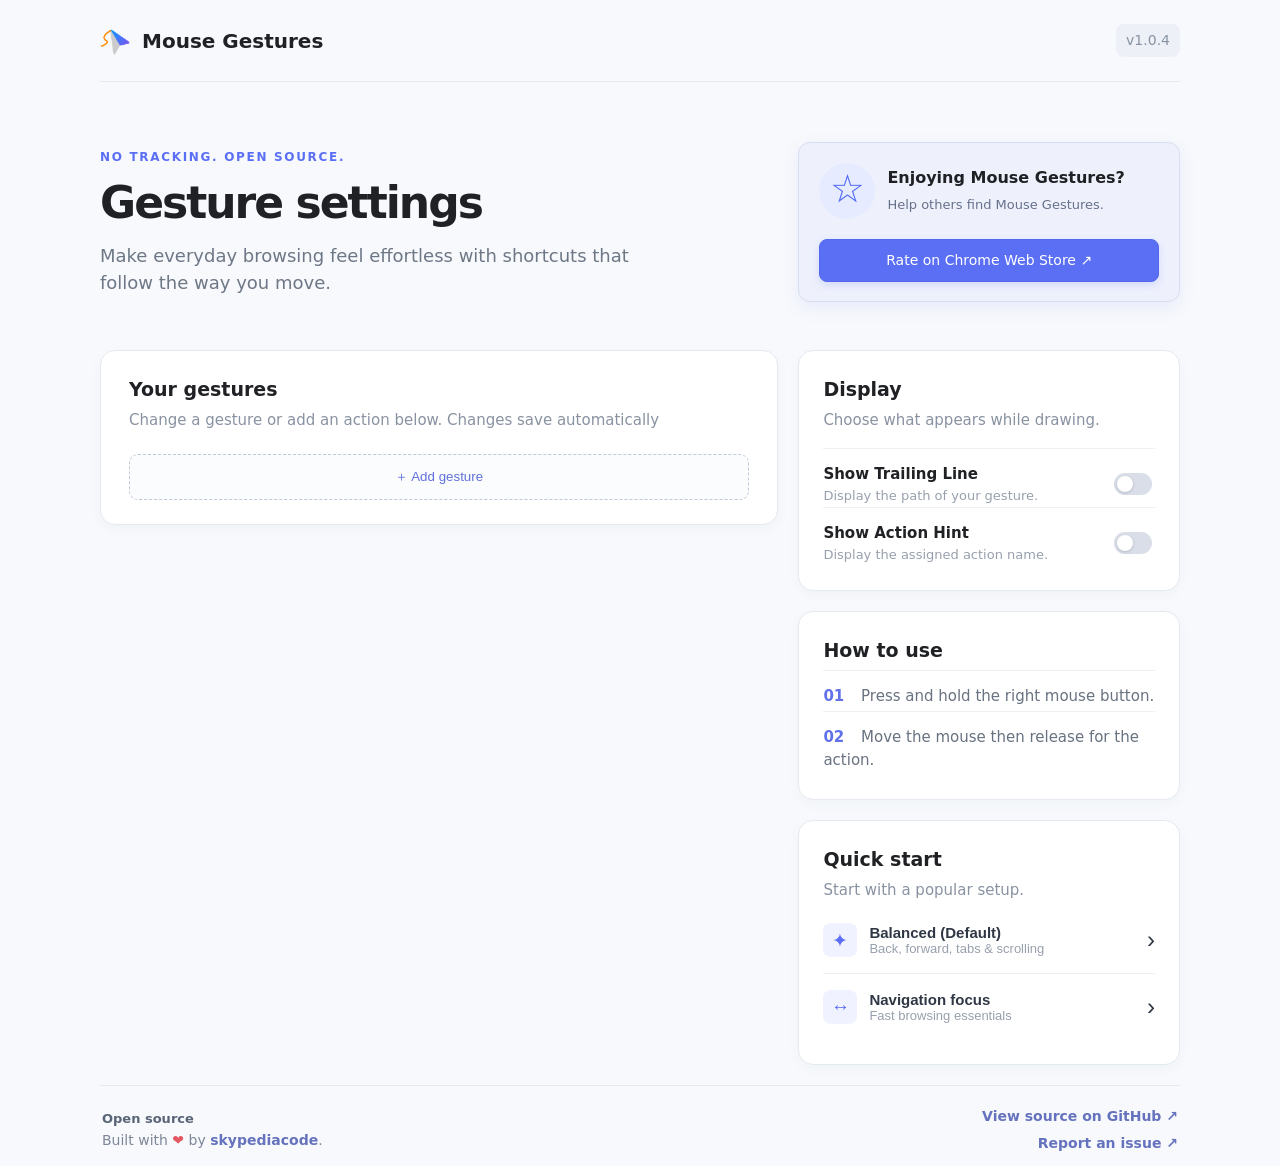
<file: options.html>
<!doctype html>
<html lang="en">
  <head>
    <meta charset="utf-8" />
    <meta name="viewport" content="width=device-width,initial-scale=1" />
    <title>Mouse Gestures — Settings</title>
    <link rel="stylesheet" href="options.css" />
  </head>
  <body>
    <main class="shell">
      <header>
        <div class="brand">
          <img src="icons/icon48.png" alt="" /><span>Mouse Gestures</span>
        </div>
        <span class="version">v1.0.4</span>
      </header>
      <section class="hero">
        <div class="hero-copy">
          <p class="eyebrow">NO TRACKING. OPEN SOURCE. </p>
          <h1>Gesture settings</h1>
          <p class="lede">
            Make everyday browsing feel effortless with shortcuts that follow
            the way you move.
          </p>
        </div>
        <section id="ratingCard" class="card rating-card" aria-labelledby="ratingTitle">
          <div class="rating-icon" aria-hidden="true"><span>☆</span></div>
          <div class="rating-copy">
            <h2 id="ratingTitle">Enjoying Mouse Gestures?</h2>
            <p>Help others find Mouse Gestures.</p>
          </div>
          <a id="rateLink" class="rate-link" target="_blank" rel="noopener noreferrer">Rate on Chrome Web Store <span aria-hidden="true">↗</span></a>
        </section>
      </section>
      <div class="layout">
        <section class="card gestures">
          <div class="heading">
            <div>
              <h2>Your gestures</h2>
              <p>
                Change a gesture or add an action below. Changes save
                automatically
              </p>
            </div>
            <b id="saved" role="status" aria-live="polite">Saved</b>
          </div>
          <div id="list"></div>
          <button id="add" class="add" type="button">＋ Add gesture</button>
        </section>
        <aside>
          <section class="card display">
            <h2>Display</h2>
            <p>Choose what appears while drawing.</p>
            <label class="setting"
              ><span
                ><strong>Show Trailing Line</strong
                ><small>Display the path of your gesture.</small></span
              ><input id="showTrail" type="checkbox" /></label
            ><label class="setting"
              ><span
                ><strong>Show Action Hint</strong
                ><small>Display the assigned action name.</small></span
              ><input id="showGestureName" type="checkbox"
            /></label>
          </section>
          <section class="card tips">
            <h2>How to use</h2>
            <p><b>01</b> Press and hold the right mouse button.</p>
            <p><b>02</b> Move the mouse then release for the action.</p>
          </section>
          <section class="card quick">
            <h2>Quick start</h2>
            <p>Start with a popular setup.</p>
            <button class="preset" data-preset="default" type="button">
              <i>✦</i
              ><span
                ><strong>Balanced (Default)</strong
                ><small>Back, forward, tabs &amp; scrolling</small></span
              >›</button
            ><button class="preset" data-preset="navigation" type="button">
              <i>↔</i
              ><span
                ><strong>Navigation focus</strong
                ><small>Fast browsing essentials</small></span
              >›</button
          </section>
        </aside>
      </div>
      <footer class="site-footer">
        <div class="footer-about">
          <div>
            <strong>Open source</strong>
            <p>Built with <span aria-hidden="true">❤️</span> by <a href="https://github.com/skypediacode" target="_blank" rel="noopener noreferrer">skypediacode</a>.</p>
          </div>
        </div>
        <nav class="footer-links" aria-label="Project links">
          <a href="https://github.com/skypediacode/mouse-gestures" target="_blank" rel="noopener noreferrer">View source on GitHub ↗</a>
          <a href="https://github.com/skypediacode/mouse-gestures/issues" target="_blank" rel="noopener noreferrer">Report an issue ↗</a>
        </nav>
      </footer>
    </main>
    <template id="row"
      ><div class="row">
        <div class="dirs">
          <button data-dir="U"><span>↑</span></button
          ><button data-dir="D"><span>↓</span></button
          ><button data-dir="L"><span>←</span></button
          ><button data-dir="R"><span>→</span></button>
        </div>
        <strong class="code"></strong><span class="arrow">→</span
        ><div class="action-select">
          <button class="action-trigger" type="button" aria-haspopup="listbox" aria-expanded="false">
            <span class="action-value"></span><span class="action-chevron" aria-hidden="true"></span>
          </button>
          <div class="action-menu" role="listbox" hidden></div>
        </div><button class="remove" aria-label="Remove gesture">×</button>
      </div></template
    >
    <script src="actions.js"></script>
    <script src="options.js"></script>
  </body>
</html>
</file>
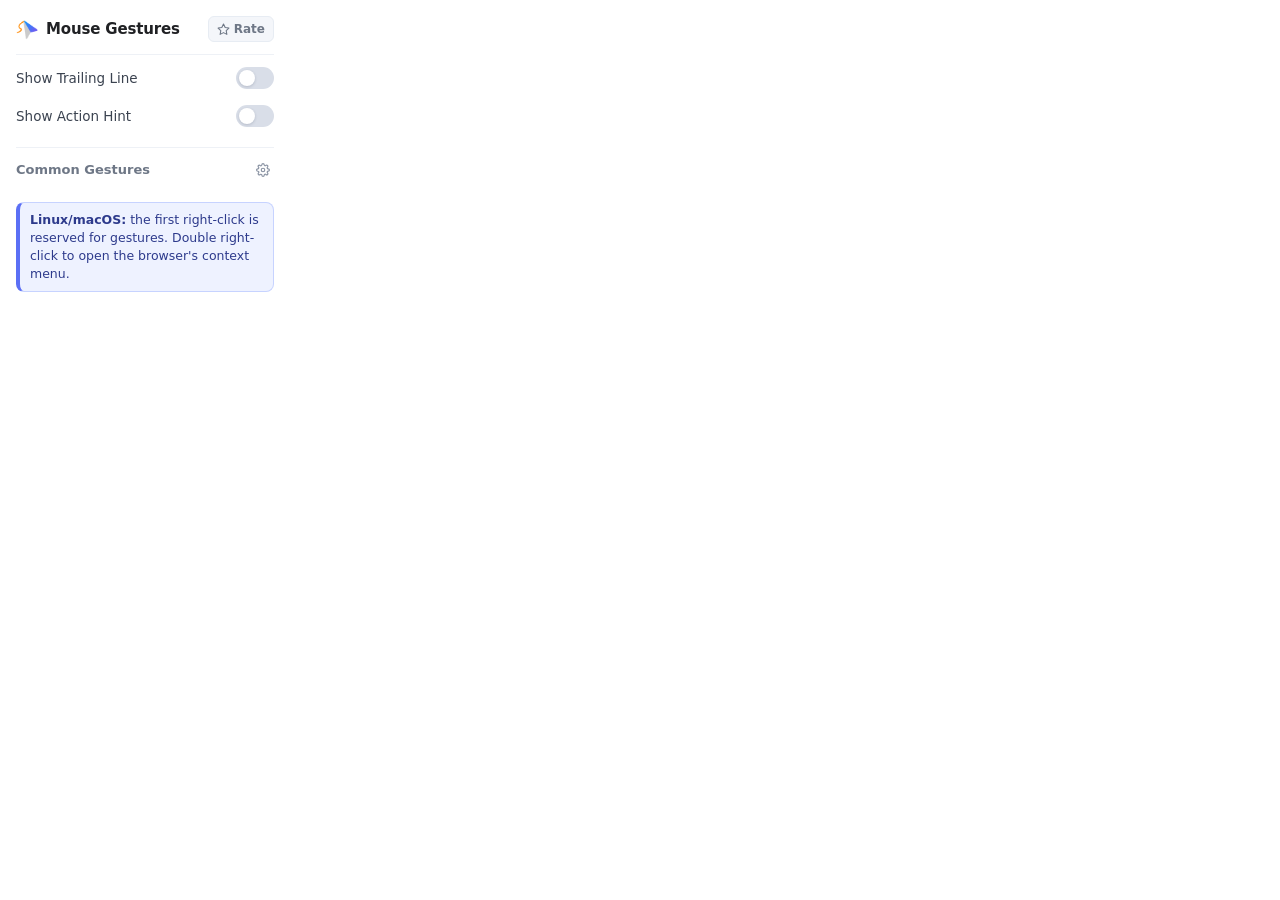
<file: popup.html>
<!doctype html>
<html lang="en">
  <head>
    <meta charset="utf-8" />
    <meta name="viewport" content="width=device-width, initial-scale=1" />
    <title>Mouse Gestures</title>
    <link rel="stylesheet" href="popup.css" />
  </head>
  <body>
    <div class="popup-container">
      <header class="popup-header">
        <div class="brand">
          <img src="icons/icon32.png" alt="" class="brand-icon" />
          <span class="brand-name">Mouse Gestures</span>
        </div>
        <a
          id="rateBtn"
          class="rate-btn"
          href="https://chromewebstore.google.com/detail/dgbdenjbggcneeckccphhadpldndjgbl/reviews"
          target="_blank"
          rel="noopener noreferrer"
          title="Rate on Chrome Web Store"
          aria-label="Rate on Chrome Web Store"
        >
          <svg width="13" height="13" viewBox="0 0 24 24" fill="none" stroke="currentColor" stroke-width="2" stroke-linecap="round" stroke-linejoin="round" aria-hidden="true">
            <polygon points="12 2 15.09 8.26 22 9.27 17 14.14 18.18 21.02 12 17.77 5.82 21.02 7 14.14 2 9.27 8.91 8.26 12 2"></polygon>
          </svg>
          <span>Rate</span>
        </a>
      </header>

      <section class="toggles-section">
        <label class="setting">
          <span class="setting-label">Show Trailing Line</span>
          <input id="showTrail" type="checkbox" />
        </label>
        <label class="setting">
          <span class="setting-label">Show Action Hint</span>
          <input id="showGestureName" type="checkbox" />
        </label>
      </section>

      <section class="gestures-section">
        <div class="section-heading">
          <span class="section-title">Common Gestures</span>
          <button id="customizeBtn" class="link-btn" type="button" title="Configure gestures in settings" aria-label="Configure gestures in settings">
            <svg width="14" height="14" viewBox="0 0 24 24" fill="none" stroke="currentColor" stroke-width="2" stroke-linecap="round" stroke-linejoin="round" aria-hidden="true">
              <circle cx="12" cy="12" r="3"></circle>
              <path d="M19.4 15a1.65 1.65 0 0 0 .33 1.82l.06.06a2 2 0 0 1 0 2.83 2 2 0 0 1-2.83 0l-.06-.06a1.65 1.65 0 0 0-1.82-.33 1.65 1.65 0 0 0-1 1.51V21a2 2 0 0 1-2 2 2 2 0 0 1-2-2v-.09A1.65 1.65 0 0 0 9 19.4a1.65 1.65 0 0 0-1.82.33l-.06.06a2 2 0 0 1-2.83 0 2 2 0 0 1 0-2.83l.06-.06a1.65 1.65 0 0 0 .33-1.82 1.65 1.65 0 0 0-1.51-1H3a2 2 0 0 1-2-2 2 2 0 0 1 2-2h.09A1.65 1.65 0 0 0 4.6 9a1.65 1.65 0 0 0-.33-1.82l-.06-.06a2 2 0 0 1 0-2.83 2 2 0 0 1 2.83 0l.06.06a1.65 1.65 0 0 0 1.82.33H9a1.65 1.65 0 0 0 1-1.51V3a2 2 0 0 1 2-2 2 2 0 0 1 2 2v.09a1.65 1.65 0 0 0 1 1.51 1.65 1.65 0 0 0 1.82-.33l.06-.06a2 2 0 0 1 2.83 0 2 2 0 0 1 0 2.83l-.06.06a1.65 1.65 0 0 0-.33 1.82V9a1.65 1.65 0 0 0 1.51 1H21a2 2 0 0 1 2 2 2 2 0 0 1-2 2h-.09a1.65 1.65 0 0 0-1.51 1z"></path>
            </svg>
          </button>
        </div>
        <div id="gestureGrid" class="gesture-grid"></div>
      </section>

      <p id="linuxHint" class="linux-hint" hidden>
        <strong>Linux/macOS:</strong> the first right-click is reserved for gestures. Double right-click to open the browser's context menu.
      </p>
    </div>
    <script src="actions.js"></script>
    <script src="popup.js"></script>
  </body>
</html>
</file>
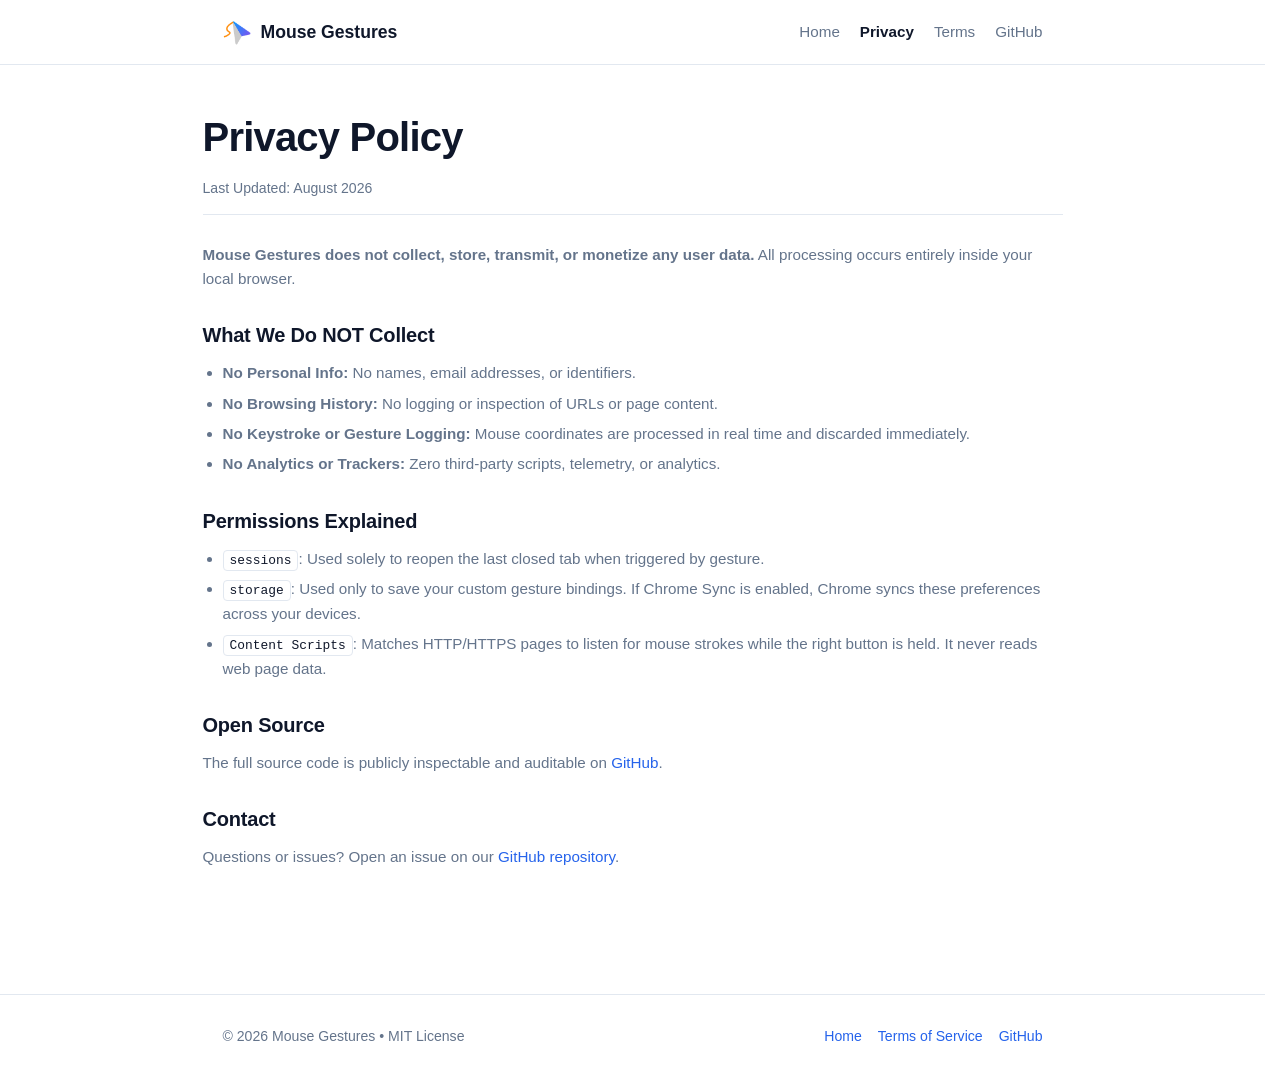
<file: docs/privacy.html>
<!DOCTYPE html>
<html lang="en">
<head>
  <meta charset="UTF-8">
  <meta name="viewport" content="width=device-width, initial-scale=1.0">
  <meta name="description" content="Privacy Policy for Mouse Gestures – No tracking and 100% local processing.">
  <link rel="icon" type="image/svg+xml" href="icons/icon.svg">
  <link rel="icon" type="image/png" sizes="48x48" href="icons/icon48.png">
  <link rel="icon" type="image/png" sizes="32x32" href="icons/icon32.png">
  <link rel="icon" type="image/png" sizes="16x16" href="icons/icon16.png">
  <link rel="apple-touch-icon" sizes="128x128" href="icons/icon128.png">
  <link rel="shortcut icon" href="favicon.ico">
  <link rel="stylesheet" href="style.css">
</head>
<body>

  <!-- Header -->
  <header>
    <div class="container nav">
      <a href="index.html" class="brand">
        <img src="icons/icon48.png" alt="Logo">
        <span>Mouse Gestures</span>
      </a>
      <div class="nav-links">
        <a href="index.html">Home</a>
        <a href="privacy.html" style="font-weight: 700; color: var(--text);">Privacy</a>
        <a href="terms.html">Terms</a>
        <a href="https://github.com/skypediacode/mouse-gestures" target="_blank" rel="noopener noreferrer">GitHub</a>
      </div>
    </div>
  </header>

  <main class="container doc-shell">
    <h1>Privacy Policy</h1>
    <div class="doc-meta">Last Updated: August 2026</div>

    <p><strong>Mouse Gestures does not collect, store, transmit, or monetize any user data.</strong> All processing occurs entirely inside your local browser.</p>

    <h2>What We Do NOT Collect</h2>
    <ul>
      <li><strong>No Personal Info:</strong> No names, email addresses, or identifiers.</li>
      <li><strong>No Browsing History:</strong> No logging or inspection of URLs or page content.</li>
      <li><strong>No Keystroke or Gesture Logging:</strong> Mouse coordinates are processed in real time and discarded immediately.</li>
      <li><strong>No Analytics or Trackers:</strong> Zero third-party scripts, telemetry, or analytics.</li>
    </ul>

    <h2>Permissions Explained</h2>
    <ul>
      <li><code>sessions</code>: Used solely to reopen the last closed tab when triggered by gesture.</li>
      <li><code>storage</code>: Used only to save your custom gesture bindings. If Chrome Sync is enabled, Chrome syncs these preferences across your devices.</li>
      <li><code>Content Scripts</code>: Matches HTTP/HTTPS pages to listen for mouse strokes while the right button is held. It never reads web page data.</li>
    </ul>

    <h2>Open Source</h2>
    <p>The full source code is publicly inspectable and auditable on <a href="https://github.com/skypediacode/mouse-gestures" target="_blank" rel="noopener noreferrer">GitHub</a>.</p>

    <h2>Contact</h2>
    <p>Questions or issues? Open an issue on our <a href="https://github.com/skypediacode/mouse-gestures/issues" target="_blank" rel="noopener noreferrer">GitHub repository</a>.</p>
  </main>

  <footer>
    <div class="container footer-content">
      <div>© 2026 Mouse Gestures • MIT License</div>
      <div class="footer-links">
        <a href="index.html">Home</a>
        <a href="terms.html">Terms of Service</a>
        <a href="https://github.com/skypediacode/mouse-gestures" target="_blank" rel="noopener noreferrer">GitHub</a>
      </div>
    </div>
  </footer>

</body>
</html>
</file>
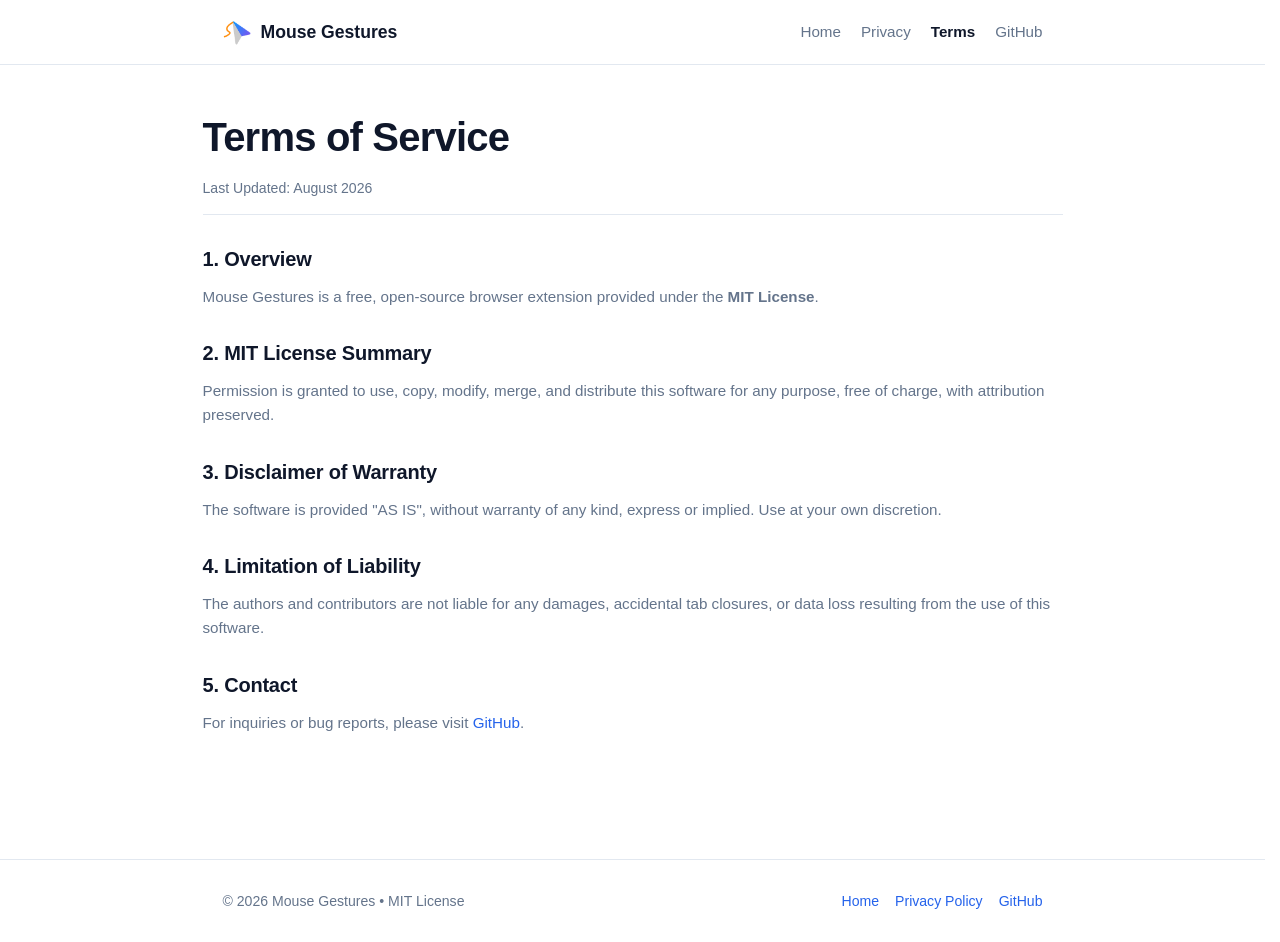
<file: docs/terms.html>
<!DOCTYPE html>
<html lang="en">
<head>
  <meta charset="UTF-8">
  <meta name="viewport" content="width=device-width, initial-scale=1.0">
  <meta name="description" content="Terms of Service for Mouse Gestures – MIT Licensed Open Source Extension.">
  <link rel="icon" type="image/svg+xml" href="icons/icon.svg">
  <link rel="icon" type="image/png" sizes="48x48" href="icons/icon48.png">
  <link rel="icon" type="image/png" sizes="32x32" href="icons/icon32.png">
  <link rel="icon" type="image/png" sizes="16x16" href="icons/icon16.png">
  <link rel="apple-touch-icon" sizes="128x128" href="icons/icon128.png">
  <link rel="shortcut icon" href="favicon.ico">
  <link rel="stylesheet" href="style.css">
</head>
<body>

  <!-- Header -->
  <header>
    <div class="container nav">
      <a href="index.html" class="brand">
        <img src="icons/icon48.png" alt="Logo">
        <span>Mouse Gestures</span>
      </a>
      <div class="nav-links">
        <a href="index.html">Home</a>
        <a href="privacy.html">Privacy</a>
        <a href="terms.html" style="font-weight: 700; color: var(--text);">Terms</a>
        <a href="https://github.com/skypediacode/mouse-gestures" target="_blank" rel="noopener noreferrer">GitHub</a>
      </div>
    </div>
  </header>

  <main class="container doc-shell">
    <h1>Terms of Service</h1>
    <div class="doc-meta">Last Updated: August 2026</div>

    <h2>1. Overview</h2>
    <p>Mouse Gestures is a free, open-source browser extension provided under the <strong>MIT License</strong>.</p>

    <h2>2. MIT License Summary</h2>
    <p>Permission is granted to use, copy, modify, merge, and distribute this software for any purpose, free of charge, with attribution preserved.</p>

    <h2>3. Disclaimer of Warranty</h2>
    <p>The software is provided "AS IS", without warranty of any kind, express or implied. Use at your own discretion.</p>

    <h2>4. Limitation of Liability</h2>
    <p>The authors and contributors are not liable for any damages, accidental tab closures, or data loss resulting from the use of this software.</p>

    <h2>5. Contact</h2>
    <p>For inquiries or bug reports, please visit <a href="https://github.com/skypediacode/mouse-gestures" target="_blank" rel="noopener noreferrer">GitHub</a>.</p>
  </main>

  <footer>
    <div class="container footer-content">
      <div>© 2026 Mouse Gestures • MIT License</div>
      <div class="footer-links">
        <a href="index.html">Home</a>
        <a href="privacy.html">Privacy Policy</a>
        <a href="https://github.com/skypediacode/mouse-gestures" target="_blank" rel="noopener noreferrer">GitHub</a>
      </div>
    </div>
  </footer>

</body>
</html>
</file>
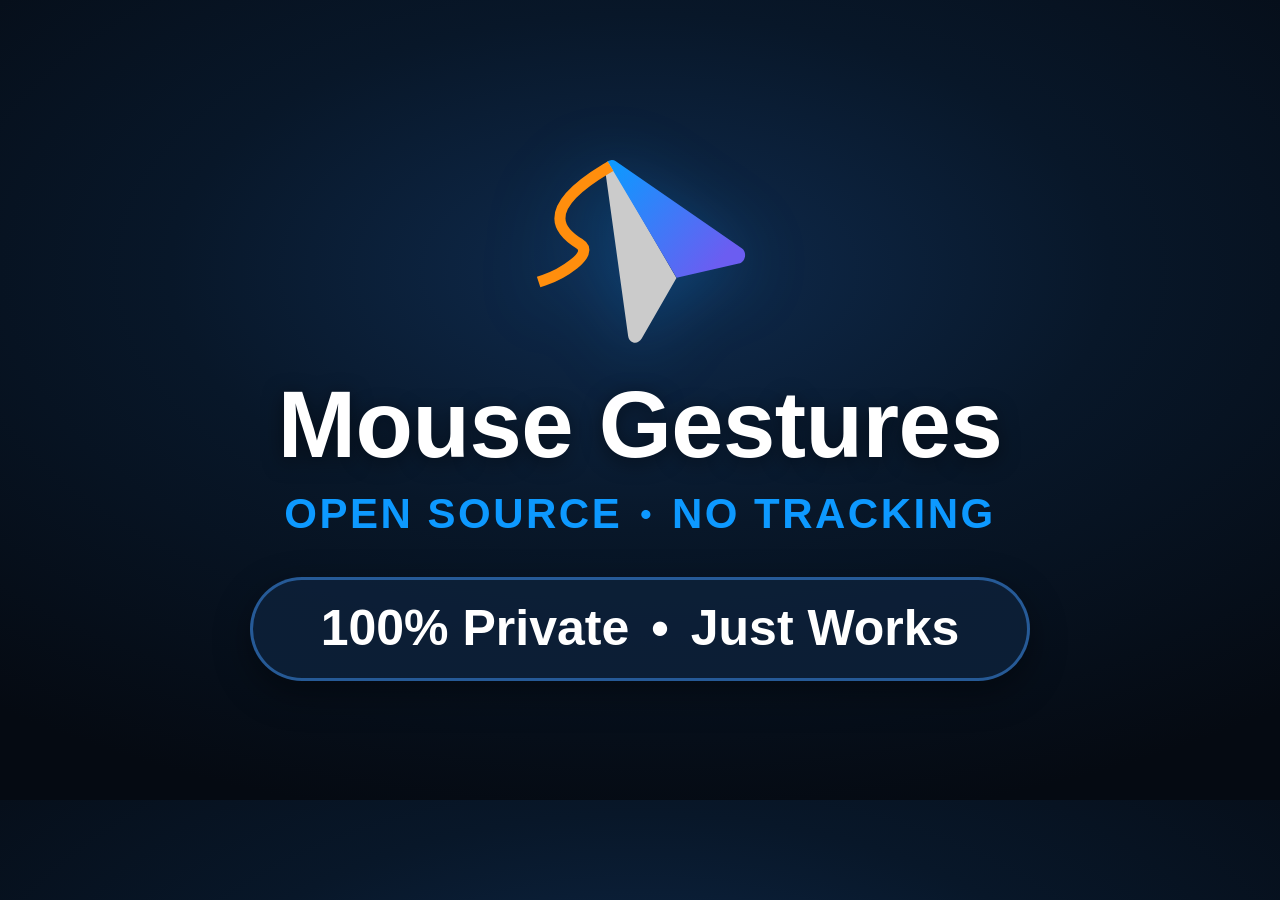
<file: screenshots/promo-tile.html>
<!DOCTYPE html>
<html lang="en">
<head>
  <meta charset="utf-8">
  <meta name="viewport" content="width=device-width, initial-scale=1">
  <title>Mouse Gestures — Promo Tile</title>
  <style>
    * {
      margin: 0;
      padding: 0;
      box-sizing: border-box;
    }
    body {
      width: 1280px;
      height: 800px;
      background: #060b13;
      background: radial-gradient(ellipse 80% 70% at 50% 34%, #0f2b4e 0%, #081729 46%, #050a12 100%);
      display: flex;
      flex-direction: column;
      align-items: center;
      justify-content: center;
      font-family: -apple-system, BlinkMacSystemFont, "Segoe UI", Roboto, Helvetica, Arial, sans-serif;
      color: #ffffff;
      overflow: hidden;
      -webkit-font-smoothing: antialiased;
      -moz-osx-font-smoothing: grayscale;
    }
    .content {
      display: flex;
      flex-direction: column;
      align-items: center;
      justify-content: center;
      margin-top: 15px;
    }
    .icon-wrapper {
      width: 220px;
      height: 220px;
      margin-bottom: 22px;
      display: flex;
      align-items: center;
      justify-content: center;
      filter: drop-shadow(0 9px 33px rgba(13, 153, 255, 0.25));
    }
    .icon-wrapper svg {
      width: 100%;
      height: 100%;
    }
    .title {
      font-size: 94px;
      font-weight: 800;
      color: #ffffff;
      letter-spacing: -0.5px;
      line-height: 1.05;
      margin-bottom: 18px;
      text-shadow: 0 4px 20px rgba(0, 0, 0, 0.5);
    }
    .subtitle {
      font-size: 42px;
      font-weight: 800;
      color: #0D99FF;
      letter-spacing: 2.5px;
      display: flex;
      align-items: center;
      gap: 18px;
      margin-bottom: 42px;
      text-transform: uppercase;
      line-height: 1;
    }
    .bullet {
      font-size: 32px;
      color: #0D99FF;
      line-height: 1;
    }
    .pill {
      display: inline-flex;
      align-items: center;
      justify-content: center;
      gap: 22px;
      padding: 24px 68px;
      background: rgba(14, 33, 58, 0.85);
      border: 3px solid rgba(45, 105, 175, 0.8);
      border-radius: 9999px;
      box-shadow: 0 12px 36px rgba(0, 0, 0, 0.4);
      line-height: 1;
    }
    .pill span {
      font-size: 50px;
      font-weight: 700;
      color: #ffffff;
      line-height: 1;
      display: inline-block;
      transform: translateY(-1px);
    }
    .pill-bullet {
      font-size: 38px;
      color: rgba(255, 255, 255, 0.85);
      line-height: 1;
      display: inline-block;
      transform: translateY(-1px);
    }
  </style>
</head>
<body>
  <div class="content">
    <!-- App Logo Icon -->
    <div class="icon-wrapper">
      <svg viewBox="0 0 128 128" fill="none" xmlns="http://www.w3.org/2000/svg">
        <path d="M43.99 17.8416C44.3343 16.9531 44.897 16.1847 45.6091 15.6304L85.2118 83.7128L64.9886 119.023C62.7888 122.878 57.7002 121.894 57.0961 117.497L43.6706 20.6327C43.5347 19.7 43.6457 18.73 43.99 17.8416Z" fill="#CBCBCB"/>
        <path d="M47.5639 15.082C46.7163 15.1139 45.8837 15.4228 45.168 15.9711L85.3181 83.6308L121.461 75.417C125.404 74.5286 126.521 68.7529 123.194 66.4587L49.9401 15.7916C49.2372 15.2967 48.4115 15.0501 47.5639 15.082Z" fill="url(#paint0_linear_752_45)"/>
        <path d="M8.08502 85.1137C17.3777 82.0645 38.5495 69.8979 28.7899 63.8659C19.0303 57.8339 3.08471 45.1011 44.0793 20.4" stroke="#FF8E0D" stroke-width="6.46653" stroke-linecap="square"/>
        <defs>
          <linearGradient id="paint0_linear_752_45" x1="47.7987" y1="17.5966" x2="113.202" y2="71.2841" gradientUnits="userSpaceOnUse">
            <stop stop-color="#0D99FF"/>
            <stop offset="1" stop-color="#6B5DF1"/>
          </linearGradient>
        </defs>
      </svg>
    </div>

    <!-- Title -->
    <div class="title">Mouse Gestures</div>

    <!-- Subtitle -->
    <div class="subtitle">
      <span>OPEN SOURCE</span>
      <span class="bullet">•</span>
      <span>NO TRACKING</span>
    </div>

    <!-- Features Pill Badge -->
    <div class="pill">
      <span>100% Private</span>
      <span class="pill-bullet">•</span>
      <span>Just Works</span>
    </div>
  </div>
</body>
</html>
</file>
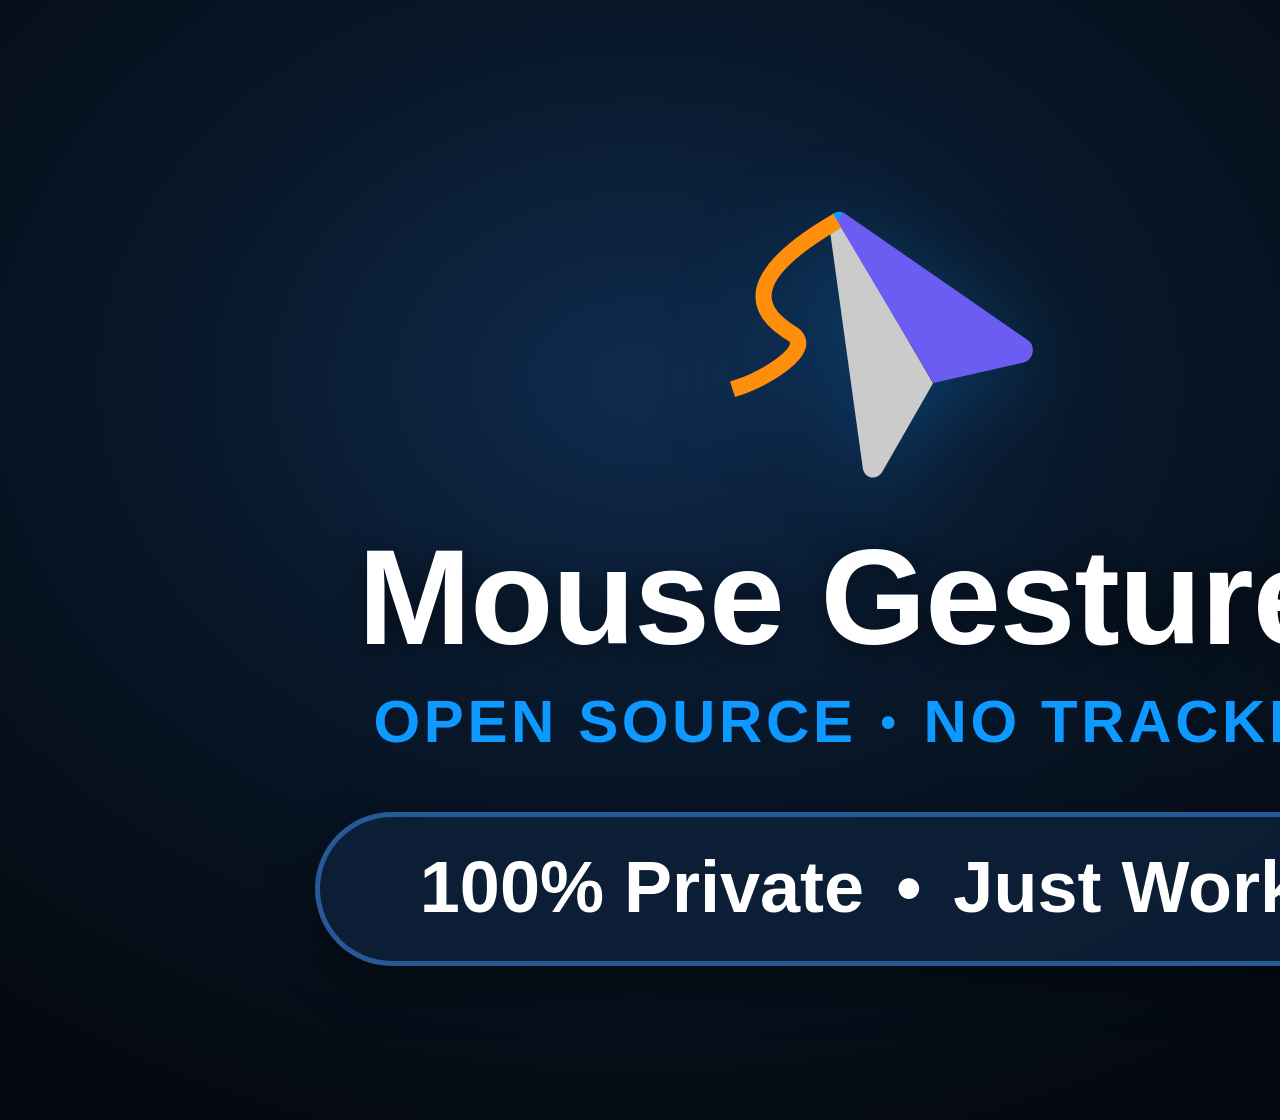
<file: screenshots/small-promo-tile-4x.html>
<!DOCTYPE html>
<html lang="en">
<head>
  <meta charset="utf-8">
  <title>Mouse Gestures — Small Promo Tile 4X (1760x1120)</title>
  <style>
    * {
      margin: 0;
      padding: 0;
      box-sizing: border-box;
    }
    body {
      width: 1760px;
      height: 1120px;
      background: #060b13;
      background: radial-gradient(ellipse 80% 70% at 50% 34%, #0f2b4e 0%, #081729 46%, #050a12 100%);
      display: flex;
      flex-direction: column;
      align-items: center;
      justify-content: center;
      font-family: -apple-system, BlinkMacSystemFont, "Segoe UI", Roboto, Helvetica, Arial, sans-serif;
      color: #ffffff;
      overflow: hidden;
      -webkit-font-smoothing: antialiased;
      -moz-osx-font-smoothing: grayscale;
    }
    .content {
      display: flex;
      flex-direction: column;
      align-items: center;
      justify-content: center;
      margin-top: 20px;
    }
    .icon-wrapper {
      width: 320px;
      height: 320px;
      margin-bottom: 32px;
      display: flex;
      align-items: center;
      justify-content: center;
      filter: drop-shadow(0 14px 44px rgba(13, 153, 255, 0.25));
    }
    .icon-wrapper svg {
      width: 100%;
      height: 100%;
    }
    .title {
      font-size: 136px;
      font-weight: 800;
      color: #ffffff;
      letter-spacing: -1px;
      line-height: 1.05;
      margin-bottom: 24px;
      text-shadow: 0 6px 28px rgba(0, 0, 0, 0.5);
    }
    .subtitle {
      font-size: 60px;
      font-weight: 800;
      color: #0D99FF;
      letter-spacing: 3.6px;
      display: flex;
      align-items: center;
      gap: 24px;
      margin-bottom: 60px;
      text-transform: uppercase;
      line-height: 1;
    }
    .bullet {
      font-size: 44px;
      color: #0D99FF;
      line-height: 1;
    }
    .pill {
      display: inline-flex;
      align-items: center;
      justify-content: center;
      gap: 32px;
      padding: 36px 100px;
      background: rgba(14, 33, 58, 0.85);
      border: 5px solid rgba(45, 105, 175, 0.8);
      border-radius: 9999px;
      box-shadow: 0 18px 50px rgba(0, 0, 0, 0.4);
      line-height: 1;
    }
    .pill span {
      font-size: 72px;
      font-weight: 700;
      color: #ffffff;
      line-height: 1;
      display: inline-block;
      transform: translateY(-2px);
    }
    .pill-bullet {
      font-size: 54px;
      color: rgba(255, 255, 255, 0.85);
      line-height: 1;
      display: inline-block;
      transform: translateY(-2px);
    }
  </style>
</head>
<body>
  <div class="content">
    <!-- App Logo Icon -->
    <div class="icon-wrapper">
      <svg viewBox="0 0 128 128" fill="none" xmlns="http://www.w3.org/2000/svg">
        <path d="M43.99 17.8416C44.3343 16.9531 44.897 16.1847 45.6091 15.6304L85.2118 83.7128L64.9886 119.023C62.7888 122.878 57.7002 121.894 57.0961 117.497L43.6706 20.6327C43.5347 19.7 43.6457 18.73 43.99 17.8416Z" fill="#CBCBCB"/>
        <path d="M47.5639 15.082C46.7163 15.1139 45.8837 15.4228 45.168 15.9711L85.3181 83.6308L121.461 75.417C125.404 74.5286 126.521 68.7529 123.194 66.4587L49.9401 15.7916C49.2372 15.2967 48.4115 15.0501 47.5639 15.082Z" fill="url(#paint0_linear_752_45)"/>
        <path d="M8.08502 85.1137C17.3777 82.0645 38.5495 69.8979 28.7899 63.8659C19.0303 57.8339 3.08471 45.1011 44.0793 20.4" stroke="#FF8E0D" stroke-width="6.46653" stroke-linecap="square"/>
        <defs>
          <linearGradient id="paint0_linear_752_45" x1="47.7987" y1="17.5966" x2="113.202" y2="71.2841" gradientUnits="userSpaceOnUse">
            <stop stop-color="#0D99FF"/>
            <stop offset="#1" stop-color="#6B5DF1"/>
          </linearGradient>
        </defs>
      </svg>
    </div>

    <!-- Title -->
    <div class="title">Mouse Gestures</div>

    <!-- Subtitle -->
    <div class="subtitle">
      <span>OPEN SOURCE</span>
      <span class="bullet">•</span>
      <span>NO TRACKING</span>
    </div>

    <!-- Features Pill Badge -->
    <div class="pill">
      <span>100% Private</span>
      <span class="pill-bullet">•</span>
      <span>Just Works</span>
    </div>
  </div>
</body>
</html>
</file>
<file: options.css>
:root {
  font-family:
    Inter,
    system-ui,
    -apple-system,
    "Segoe UI",
    sans-serif;
  color: #202124;
  background: #f7f9fc;
  font-size: 16px;
  line-height: 1.5;
}
* {
  box-sizing: border-box;
}
body {
  margin: 0;
}
.shell {
  max-width: 1080px;
  margin: auto;
  padding: 0 0px 0px;
  min-height: 100vh;
  display: flex;
  flex-direction: column;
}
header {
  height: 82px;
  display: flex;
  align-items: center;
  justify-content: space-between;
  border-bottom:1px solid #e5e9f0;
}
.brand {
  display: flex;
  align-items: center;
  gap: 12px;
  font-size: 20px;
  font-weight: 700;
}
.brand img {
  width: 30px;
  height: 30px;
}
.version {
  font-size: 14px;
  color: #8a93a3;
  background: #edf1f7;
  padding: 6px 10px;
  border-radius: 8px;
}
.hero {
  display: grid;
  grid-template-columns: minmax(0, 1.6fr) minmax(280px, 0.9fr);
  align-items: center;
  gap: 20px;
  padding: 60px 0 48px;
}
.hero-copy {
  max-width: 690px;
}
.eyebrow {
  font-size: 12px;
  letter-spacing: 0.14em;
  color: #5b6ff5;
  font-weight: 700;
  margin: 0 0 13px;
}
.hero h1 {
  font-size: 44px;
  line-height: 1.1;
  letter-spacing: -0.045em;
  margin: 0 0 15px;
}
.lede {
  max-width: 560px;
  color: #6e7786;
  margin: 0;
  font-size: 18px;
}
.layout {
  display: grid;
  grid-template-columns: minmax(0, 1.6fr) minmax(280px, 0.9fr);
  gap: 20px;
}
.card {
  background: #fff;
  border: 1px solid #e5e9f0;
  border-radius: 15px;
  box-shadow: 0 4px 14px #26334d08;
}
.gestures {
  padding: 24px 28px;
  align-self: start;
}
.heading {
  display: flex;
  justify-content: space-between;
  margin-bottom: 23px;
}
.card h2 {
  font-size: 19px;
  margin: 0 0 5px;
}
.card p {
  font-size: 15px;
  color: #8992a1;
  margin: 0;
}
.heading b {
  font-size: 13px;
  color: #25a37c;
  background: #eaf8f3;
  border-radius: 20px;
  padding: 6px 11px;
  height: max-content;
  opacity: 0;
  transition: opacity 0.18s ease;
}
.heading b.show {
  opacity: 1;
}
@media (prefers-reduced-motion: reduce) {
  .heading b {
    transition: none;
  }
}
.row {
  display: flex;
  align-items: center;
  min-height: 60px;
  border: 1px solid #e9e9e9;
  border-radius: 8px;
  padding: 12px 12px 12px 12px;
  margin-bottom: 16px;
}
.row:focus-within {
  border-color: #8796fa;
  box-shadow: 0 0 0 3px #5b6ff51a;
}
.row:has(.action-trigger:focus) {
  border-color: #e8ebf1;
  box-shadow: none;
}
.dirs {
  display: flex;
  gap: 6px;
}
.dirs button {
  display: inline-flex;
  align-items: center;
  justify-content: center;
  border: 0;
  background: #f2f4f8;
  color: #778196;
  border-radius: 4px;
  width: 30px;
  height: 30px;
  padding: 0;
  font-size: 16px;
  line-height: 1;
  cursor: pointer;
}
.dirs button span {
  transform: translateY(-1px);
}
.dirs button.active {
  background: #e8ebff;
  color: #566bf3;
  font-weight: 700;
}
.code {
  width: 45px;
  text-align: center;
  color: #586376;
  font-size: 14px;
}
.arrow {
  color: #b8bfca;
  margin: 0px 20px 0px 0px;
  font-size: 20px;
  line-height: 1;
}
.action-select {
  flex: 1;
  min-width: 0;
  position: relative;
}
.action-trigger {
  display: flex;
  align-items: center;
  justify-content: space-between;
  width: 100%;
  min-width: 0;
  border: 1px solid #e5e9f0;
  background: #f7f9ff;
  border-radius: 6px;
  padding: 11px 12px;
  color: #3b4350;
  font: inherit;
  font-size: 14px;
  text-align: left;
  cursor: pointer;
}
.action-trigger:focus-visible {
  outline: 2px solid #5b6ff5;
  outline-offset: 2px;
}
.action-value {
  overflow: hidden;
  text-overflow: ellipsis;
  white-space: nowrap;
}
.action-chevron {
  flex: 0 0 auto;
  margin-left: 12px;
  margin-right: 4px;
  width: 8px;
  height: 8px;
  border-right: 2px solid #8992a1;
  border-bottom: 2px solid #8992a1;
  transform: translateY(-2px) rotate(45deg);
}
.action-menu {
  position: absolute;
  z-index: 20;
  top: calc(100% + 5px);
  left: 0;
  right: 0;
  max-height: 280px;
  overflow-y: auto;
  padding: 5px;
  border: 1px solid #cfd8ea;
  border-radius: 9px;
  background: #f7f9ff;
  box-shadow: 0 10px 24px #26334d2a;
}
.action-menu.open-up {
  top: auto;
  bottom: calc(100% + 5px);
}
.action-option {
  display: block;
  width: 100%;
  border: 0;
  border-radius: 6px;
  background: transparent;
  color: #3b4350;
  padding: 9px 10px;
  font: inherit;
  font-size: 14px;
  text-align: left;
  cursor: pointer;
}
.action-option:hover,
.action-option[aria-selected="true"] {
  background: #e8ebff;
  color: #435cf0;
}
.remove {
  border: 0;
  background: none;
  color: #bdc4ce;
  font-size: 28px;
  margin-left: 11px;
  cursor: pointer;
}
.remove:hover {
  color: #e05b67;
}
.add {
  width: 100%;
  padding: 13px;
  border: 1px dashed #bfc8d8;
  background: #fbfcfe;
  color: #6070db;
  border-radius: 9px;
  font: 600 15px inherit;
  cursor: pointer;
}
.quick,
.tips {
  padding: 24px;
  margin-bottom: 20px;
}
.quick > p {
  margin-bottom: 17px;
}
.preset {
  width: 100%;
  display: flex;
  align-items: center;
  gap: 12px;
  text-align: left;
  background: none;
  border: 0;
  border-top: 1px solid #eef0f4;
  padding: 16px 0;
  color: #303744;
  cursor: pointer;
  font-size: 24px;
}
.preset:first-of-type {
  border-top: 0;
  padding-top: 5px;
}
.preset i {
  display: grid;
  place-items: center;
  width: 34px;
  height: 34px;
  background: #f0f2ff;
  color: #5b6ff5;
  border-radius: 8px;
  font-style: normal;
  font-size: 19px;
}
.preset span {
  display: flex;
  flex-direction: column;
  flex: 1;
}
.preset strong {
  font-size: 15px;
}
.preset small {
  color: #98a0ad;
  font-size: 13px;
}
.tips p {
  border-top: 1px solid #eef0f4;
  padding: 14px 0 4px;
  color: #687281;
}
.tips p b {
  color: #6172e8;
  margin-right: 12px;
}
.site-footer {
  display: flex;
  justify-content: space-between;
  align-items: center;
  gap: 24px;
  margin-top: auto;
  padding: 20px 2px 12px;
  border-top: 1px solid #e5e9f0;
  color: #7d8798;
  font-size: 14px;
}
.footer-about {
  display: flex;
  align-items: center;
  gap: 11px;
}
.footer-about strong {
  display: block;
  margin-bottom: 2px;
  color: #596477;
  font-size: 13px;
}
.footer-about p {
  margin: 0;
}
.footer-about p span {
  color: #e35763;
}
.footer-links {
  display: flex;
  flex-direction: column;
  align-items: flex-end;
  gap: 6px;
}
@media (max-width: 720px) {
  .shell {
    padding: 0 17px 25px;
  }
  .hero {
    grid-template-columns: 1fr;
    gap: 24px;
    padding: 40px 0 32px;
  }
  .hero h1 {
    font-size: 37px;
  }
  .lede {
    font-size: 16px;
  }
  .layout {
    grid-template-columns: 1fr;
  }
  .site-footer {
    align-items: flex-start;
    flex-direction: column;
  }
  .footer-links {
    align-items: flex-start;
  }
}
.display > p {
  margin-bottom: 14px;
}
.setting {
  display: flex;
  align-items: center;
  justify-content: space-between;
  gap: 15px;
  border-top: 1px solid #eef0f4;
  padding: 14px 0 2px;
  cursor: pointer;
}
.setting span {
  display: flex;
  flex-direction: column;
}
.setting strong {
  font-size: 14px;
  font-weight: 600;
}
.setting small {
  color: #98a0ad;
  font-size: 13px;
}
.setting input {
  appearance: none;
  width: 38px;
  height: 22px;
  flex: 0 0 auto;
  border: 0;
  border-radius: 20px;
  background: #d9dee8;
  position: relative;
  cursor: pointer;
  transition: background 0.15s;
}
.setting input:before {
  content: "";
  position: absolute;
  width: 16px;
  height: 16px;
  top: 3px;
  left: 3px;
  border-radius: 50%;
  background: #fff;
  box-shadow: 0 1px 3px #26334d33;
  transition: transform 0.15s;
}
.setting input:checked {
  background: #5b6ff5;
}
.setting input:checked:before {
  transform: translateX(16px);
}
.display {
  padding: 24px;
  margin-bottom: 20px;
}
.display > p {
  margin-bottom: 17px;
}
.setting strong {
  font-size: 15px;
  font-weight: 600;
}
.dirs button.active {
  background: #c9d3ff;
  color: #435cf0;
  box-shadow: 0 0 0 1px #aebcff;
}
.rating-card {
  display: grid;
  grid-template-columns: 56px minmax(0, 1fr);
  align-items: center;
  align-self: center;
  gap: 12px;
  height: 160px;
  padding: 16px 20px;
  border: 1px solid #d8def1;
  border-radius: 12px;
  background: #eef1fc;
  box-shadow: 0 6px 18px #5268ed18;
}
.rating-icon {
  display: grid;
  place-items: center;
  width: 56px;
  height: 56px;
  border-radius: 50%;
  background: #e6ebff;
  color: #4e67f4;
  font-size: 39px;
  line-height: 1;
}
.rating-icon span {
  transform: translateY(-2px);
}
.rating-copy h2 {
  font-size: 16px;
  margin: 0 0 5px;
}
.rating-copy p {
  font-size: 13px;
  line-height: 1.55;
  color: #66718a;
}
.rate-link {
  display: block;
  grid-column: 1/-1;
  border-radius: 8px;
  border: 1px solid #5268ed;
  background: #5b6ff5;
  color: #fff;
  padding: 10px 13px;
  font-size: 14px;
  font-weight: 400;
  text-decoration: none;
  margin-top: 1px;
  text-align: center;
  white-space: nowrap;
  box-shadow: 0 3px 8px #5268ed2e;
  transition: background 0.15s, border-color 0.15s, box-shadow 0.15s,
    transform 0.15s;
}
.rate-link:hover {
  background: #435cf0;
  border-color: #435cf0;
  color: #fff;
  box-shadow: 0 5px 12px #5268ed42;
  transform: translateY(-1px);
}
.rate-link:focus-visible {
  outline: 0;
  box-shadow: 0 0 0 3px #fff, 0 0 0 6px #5b6ff5;
}
@media (prefers-reduced-motion: reduce) {
  .rate-link {
    transition: none;
  }
}
@media (max-width: 900px) {
  .rating-card {
    grid-template-columns: 48px minmax(0, 1fr);
    height: auto;
  }
  .rating-icon {
    width: 48px;
    height: 48px;
    font-size: 33px;
  }
  .rate-link {
    grid-column: 1/-1;
    justify-self: stretch;
  }
}
@media (max-width: 500px) {
  .rating-card {
    grid-template-columns: 45px minmax(0, 1fr);
    gap: 12px;
    height: auto;
    padding: 17px;
  }
  .rating-icon {
    width: 45px;
    height: 45px;
  }
  .rate-link {
    grid-column: 1/-1;
    justify-self: stretch;
    white-space: normal;
  }
}
.site-footer a {
  color: #6572bd;
  font-weight: 600;
  text-decoration: none;
}
.site-footer a:hover {
  text-decoration: underline;
}
</file>
<file: popup.css>
:root {
  font-family:
    Inter,
    system-ui,
    -apple-system,
    "Segoe UI",
    sans-serif;
  color: #202124;
  background: #ffffff;
  font-size: 14px;
  line-height: 1.5;
}

* {
  box-sizing: border-box;
}

body {
  margin: 0;
  padding: 0;
  width: 290px;
  background: #ffffff;
  user-select: none;
  -webkit-user-select: none;
}

.popup-container {
  padding: 16px;
}

.popup-header {
  display: flex;
  align-items: center;
  justify-content: space-between;
  padding-bottom: 12px;
  border-bottom: 1px solid #eef1f6;
}

.brand {
  display: flex;
  align-items: center;
  gap: 8px;
}

.brand-icon {
  width: 22px;
  height: 22px;
  flex-shrink: 0;
}

.brand-name {
  font-size: 15px;
  font-weight: 700;
  color: #202124;
  letter-spacing: -0.01em;
}

.rate-btn {
  display: inline-flex;
  align-items: center;
  gap: 4px;
  padding: 3px 8px;
  font-size: 12px;
  font-weight: 600;
  color: #6e7786;
  background: #f4f6fa;
  border: 1px solid #e7ecf3;
  border-radius: 6px;
  text-decoration: none;
  transition: color 0.15s, background-color 0.15s, border-color 0.15s;
}

.rate-btn:hover {
  background: #fff8e6;
  border-color: #fde68a;
  color: #d97706;
}

.rate-btn:hover svg {
  fill: #f59e0b;
  color: #f59e0b;
}

.toggles-section {
  padding: 4px 0 12px;
  border-bottom: 1px solid #eef1f6;
}

.setting {
  display: flex;
  align-items: center;
  justify-content: space-between;
  gap: 12px;
  padding: 8px 0;
  cursor: pointer;
}

.setting-label {
  font-size: 13.5px;
  font-weight: 500;
  color: #3b4350;
}

.setting input {
  appearance: none;
  width: 38px;
  height: 22px;
  flex: 0 0 auto;
  border: 0;
  border-radius: 20px;
  background: #d9dee8;
  position: relative;
  cursor: pointer;
  transition: background 0.15s;
  margin: 0;
}

.setting input:before {
  content: "";
  position: absolute;
  width: 16px;
  height: 16px;
  top: 3px;
  left: 3px;
  border-radius: 50%;
  background: #fff;
  box-shadow: 0 1px 3px #26334d33;
  transition: transform 0.15s;
}

.setting input:checked {
  background: #5b6ff5;
}

.setting input:checked:before {
  transform: translateX(16px);
}

.gestures-section {
  padding-top: 12px;
}

.section-heading {
  display: flex;
  align-items: center;
  justify-content: space-between;
  margin-bottom: 10px;
}

.section-title {
  font-size: 13px;
  font-weight: 600;
  color: #6e7786;
}

.link-btn {
  display: inline-flex;
  align-items: center;
  justify-content: center;
  border: 0;
  background: transparent;
  color: #8a93a3;
  cursor: pointer;
  padding: 2px 4px;
  border-radius: 4px;
  transition: color 0.15s, background-color 0.15s;
}

.link-btn:hover {
  background: #f0f3f8;
  color: #5b6ff5;
}

.gesture-grid {
  display: grid;
  grid-template-columns: 1fr 1fr;
  gap: 8px;
}

.gesture-item {
  display: flex;
  align-items: center;
  gap: 6px;
  background: #f4f6fa;
  border: 1px solid #e7ecf3;
  border-radius: 8px;
  padding: 7px 10px;
  font-size: 12.5px;
  color: #3b4350;
  cursor: pointer;
  transition: background 0.12s, border-color 0.12s;
  min-width: 0;
}

.gesture-item:hover {
  background: #eef2ff;
  border-color: #d1dcff;
}

.gesture-arrow {
  color: #5b6ff5;
  font-weight: 700;
  font-size: 13px;
  flex-shrink: 0;
  line-height: 1;
}

.gesture-name {
  overflow: hidden;
  text-overflow: ellipsis;
  white-space: nowrap;
  font-weight: 500;
}

.linux-hint {
  margin: 12px 0 0;
  padding: 8px 10px;
  font-size: 12.5px;
  line-height: 1.45;
  color: #2d3a8c;
  background: #eef2ff;
  border: 1px solid #c7d3ff;
  border-left: 4px solid #5b6ff5;
  border-radius: 8px;
}

.linux-hint strong {
  font-weight: 700;
}

.linux-hint[hidden] {
  display: none;
}

.empty-state {
  grid-column: 1 / -1;
  text-align: center;
  padding: 12px 8px;
  color: #8a93a3;
  font-size: 12.5px;
}
</file>
<file: docs/style.css>
:root {
  --primary: #2563eb;
  --primary-hover: #1d4ed8;
  --primary-light: #eff6ff;
  --bg: #ffffff;
  --surface: #f8fafc;
  --border: #e2e8f0;
  --text: #0f172a;
  --text-muted: #64748b;
  --radius: 12px;
  --font: -apple-system, BlinkMacSystemFont, "Segoe UI", Roboto, Helvetica, Arial, sans-serif;
  --mono: ui-monospace, SFMono-Regular, Menlo, Monaco, Consolas, monospace;
}

@media (prefers-color-scheme: dark) {
  :root {
    --bg: #0b0f19;
    --surface: #111827;
    --border: #1e293b;
    --text: #f8fafc;
    --text-muted: #94a3b8;
    --primary-light: #1e293b;
  }
}

* {
  box-sizing: border-box;
  margin: 0;
  padding: 0;
}

html {
  scrollbar-gutter: stable;
  overflow-y: scroll;
}

body {
  font-family: var(--font);
  background: var(--bg);
  color: var(--text);
  line-height: 1.6;
  -webkit-font-smoothing: antialiased;
}

a {
  color: var(--primary);
  text-decoration: none;
}

a:hover {
  text-decoration: underline;
}

.container {
  max-width: 860px;
  margin: 0 auto;
  padding: 0 20px;
}

/* Header */
header {
  border-bottom: 1px solid var(--border);
  padding: 18px 0;
}

.nav {
  display: flex;
  align-items: center;
  justify-content: space-between;
}

.brand {
  display: flex;
  align-items: center;
  gap: 10px;
  font-weight: 700;
  font-size: 1.1rem;
  color: var(--text);
  text-decoration: none;
}

.brand img {
  width: 28px;
  height: 28px;
}

.nav-links {
  display: flex;
  gap: 20px;
  align-items: center;
  font-size: 0.95rem;
}

.nav-links a {
  color: var(--text-muted);
}

.nav-links a:hover {
  color: var(--text);
}

/* Buttons */
.btn {
  display: inline-flex;
  align-items: center;
  gap: 8px;
  padding: 10px 18px;
  border-radius: 8px;
  font-weight: 600;
  font-size: 0.95rem;
  text-decoration: none;
  border: 1px solid transparent;
  transition: all 0.15s ease;
}

.btn img,
.btn svg {
  width: 18px;
  height: 18px;
  display: block;
  flex-shrink: 0;
}

.btn:hover {
  text-decoration: none;
  opacity: 0.92;
}

.btn-primary {
  background: var(--primary);
  color: #fff !important;
}

.btn-secondary {
  background: var(--surface);
  color: var(--text);
  border-color: var(--border);
}

/* Hero */
.hero {
  text-align: center;
  padding: 60px 0 30px;
}

.badge {
  display: inline-block;
  background: var(--surface);
  border: 1px solid var(--border);
  color: var(--text-muted);
  font-size: 1rem;
  font-weight: 600;
  padding: 4px 12px;
  border-radius: 20px;
  margin-bottom: 16px;
}

h1 {
  font-size: 2.5rem;
  font-weight: 800;
  letter-spacing: -0.02em;
  margin-bottom: 12px;
}

.hero p {
  font-size: 1.15rem;
  color: var(--text-muted);
  max-width: 540px;
  margin: 0 auto 28px;
}

.hero-actions {
  display: flex;
  justify-content: center;
  gap: 12px;
  flex-wrap: wrap;
}

/* Interactive Demo Box */
.demo-card {
  background: var(--surface);
  border: 1px solid var(--border);
  border-radius: var(--radius);
  margin: 30px 0 50px;
  overflow: hidden;
}

.demo-header {
  padding: 12px 18px;
  border-bottom: 1px solid var(--border);
  font-size: 0.88rem;
  font-weight: 600;
  color: var(--text-muted);
  display: flex;
  justify-content: space-between;
  align-items: center;
}

.demo-canvas-wrapper {
  position: relative;
  height: 240px;
  cursor: crosshair;
  background: var(--bg);
  user-select: none;
}

canvas {
  width: 100%;
  height: 100%;
  display: block;
}

.demo-hint {
  position: absolute;
  top: 50%;
  left: 50%;
  transform: translate(-50%, -50%);
  color: var(--text-muted);
  pointer-events: none;
  font-size: 0.95rem;
  text-align: center;
}

.demo-status {
  position: absolute;
  bottom: 12px;
  left: 50%;
  transform: translateX(-50%);
  background: rgba(15, 23, 42, 0.85);
  color: #fff;
  padding: 4px 14px;
  border-radius: 20px;
  font-size: 0.85rem;
  font-weight: 600;
  pointer-events: none;
  opacity: 0;
  transition: opacity 0.15s ease;
}

.demo-status.active {
  opacity: 1;
}

/* Grid & Cards */
.section {
  padding: 30px 0;
}

h2 {
  font-size: 1.5rem;
  font-weight: 700;
  margin-bottom: 18px;
  letter-spacing: -0.01em;
}

.grid-3 {
  display: grid;
  grid-template-columns: repeat(auto-fit, minmax(240px, 1fr));
  gap: 16px;
  margin-bottom: 30px;
}

.card {
  background: var(--surface);
  border: 1px solid var(--border);
  border-radius: var(--radius);
  padding: 20px;
}

.card h3 {
  font-size: 1.05rem;
  margin-bottom: 6px;
}

.card p {
  color: var(--text-muted);
  font-size: 0.9rem;
}

/* Gestures table */
.gestures-grid {
  display: grid;
  grid-template-columns: repeat(auto-fit, minmax(200px, 1fr));
  gap: 12px;
}

.gesture-item {
  display: flex;
  align-items: center;
  gap: 12px;
  background: var(--surface);
  border: 1px solid var(--border);
  border-radius: 8px;
  padding: 12px 16px;
}

.gesture-icon {
  font-size: 1.2rem;
  font-weight: 700;
  color: var(--primary);
  width: 28px;
  text-align: center;
}

.gesture-title {
  font-weight: 600;
  font-size: 0.9rem;
}

.gesture-stroke {
  font-size: 0.78rem;
  color: var(--text-muted);
  font-family: var(--mono);
}



code {
  font-family: var(--mono);
  background: var(--bg);
  border: 1px solid var(--border);
  padding: 2px 6px;
  border-radius: 4px;
  font-size: 0.85em;
  color: var(--text);
}

/* Simple Document / Legal text */
.doc-shell {
  padding: 40px 0 60px;
}

.doc-shell h1 {
  margin-bottom: 8px;
}

.doc-meta {
  color: var(--text-muted);
  font-size: 0.88rem;
  margin-bottom: 28px;
  border-bottom: 1px solid var(--border);
  padding-bottom: 14px;
}

.doc-shell h2 {
  margin: 28px 0 10px;
  font-size: 1.25rem;
}

.doc-shell p, .doc-shell ul {
  color: var(--text-muted);
  margin-bottom: 14px;
  font-size: 0.95rem;
}

.doc-shell ul {
  padding-left: 20px;
}

.doc-shell li {
  margin-bottom: 6px;
}

/* Footer */
footer {
  border-top: 1px solid var(--border);
  padding: 30px 0;
  margin-top: 50px;
  font-size: 0.88rem;
  color: var(--text-muted);
}

.footer-content {
  display: flex;
  justify-content: space-between;
  align-items: center;
  flex-wrap: wrap;
  gap: 12px;
}

.footer-links {
  display: flex;
  gap: 16px;
}

@media (max-width: 600px) {
  h1 {
    font-size: 2rem;
  }
  .nav-links {
    display: none;
  }
  .footer-content {
    flex-direction: column;
    align-items: flex-start;
  }
}
</file>
